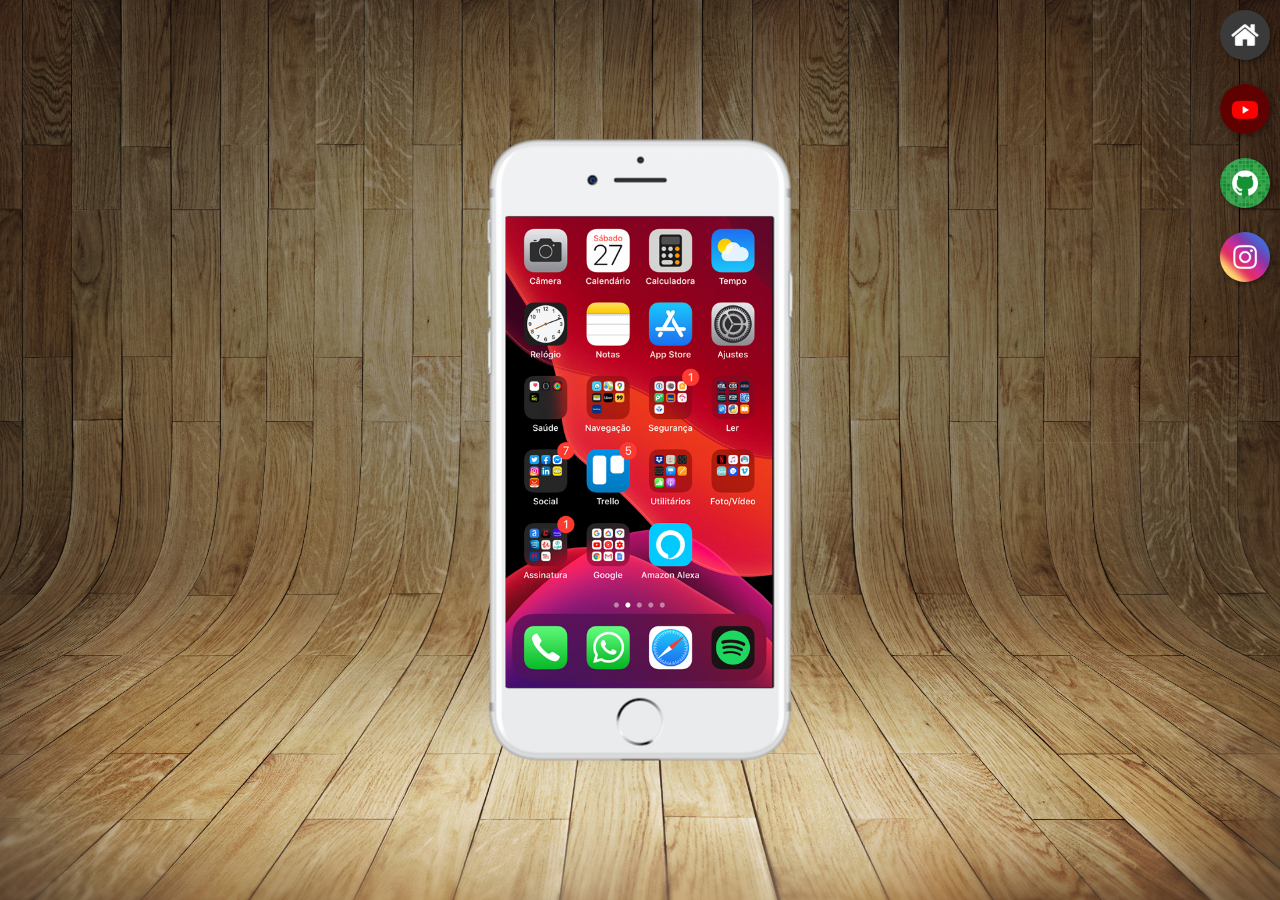
<file: index.html>
<!DOCTYPE html>
<html lang="pt-br">
<head>
    <meta charset="UTF-8">
    <meta name="viewport" content="width=device-width, initial-scale=1.0">
    <link rel="shortcut icon" href="favicon.ico" type="image/x-icon">
    <link rel="stylesheet" href="estilos/style.css">
    <title>Projeto Redes Sociais</title>
</head>
<body>
    <main>
        <section id="telefone">
            <iframe src="home.html" name="tela" id="tela" frameborder="0"></iframe>
        </section>
        <section id="redes-sociais">
            <a href="home.html" target="tela"> <img src="imagens/logo-home.jpg" alt=""></a><br>
            <a href="youtube.html" target="tela"> <img src="imagens/logo-youtube.jpg" alt=""></a><br>
            <a href="github.html" target="tela"> <img src="imagens/logo-github.jpg" alt=""></a><br>
            <a href="instagram.html" target="tela"> <img src="imagens/logo-instagram.jpg" alt=""></a><br>
            
        </section>
    </main>
</body>
</html>
</file>
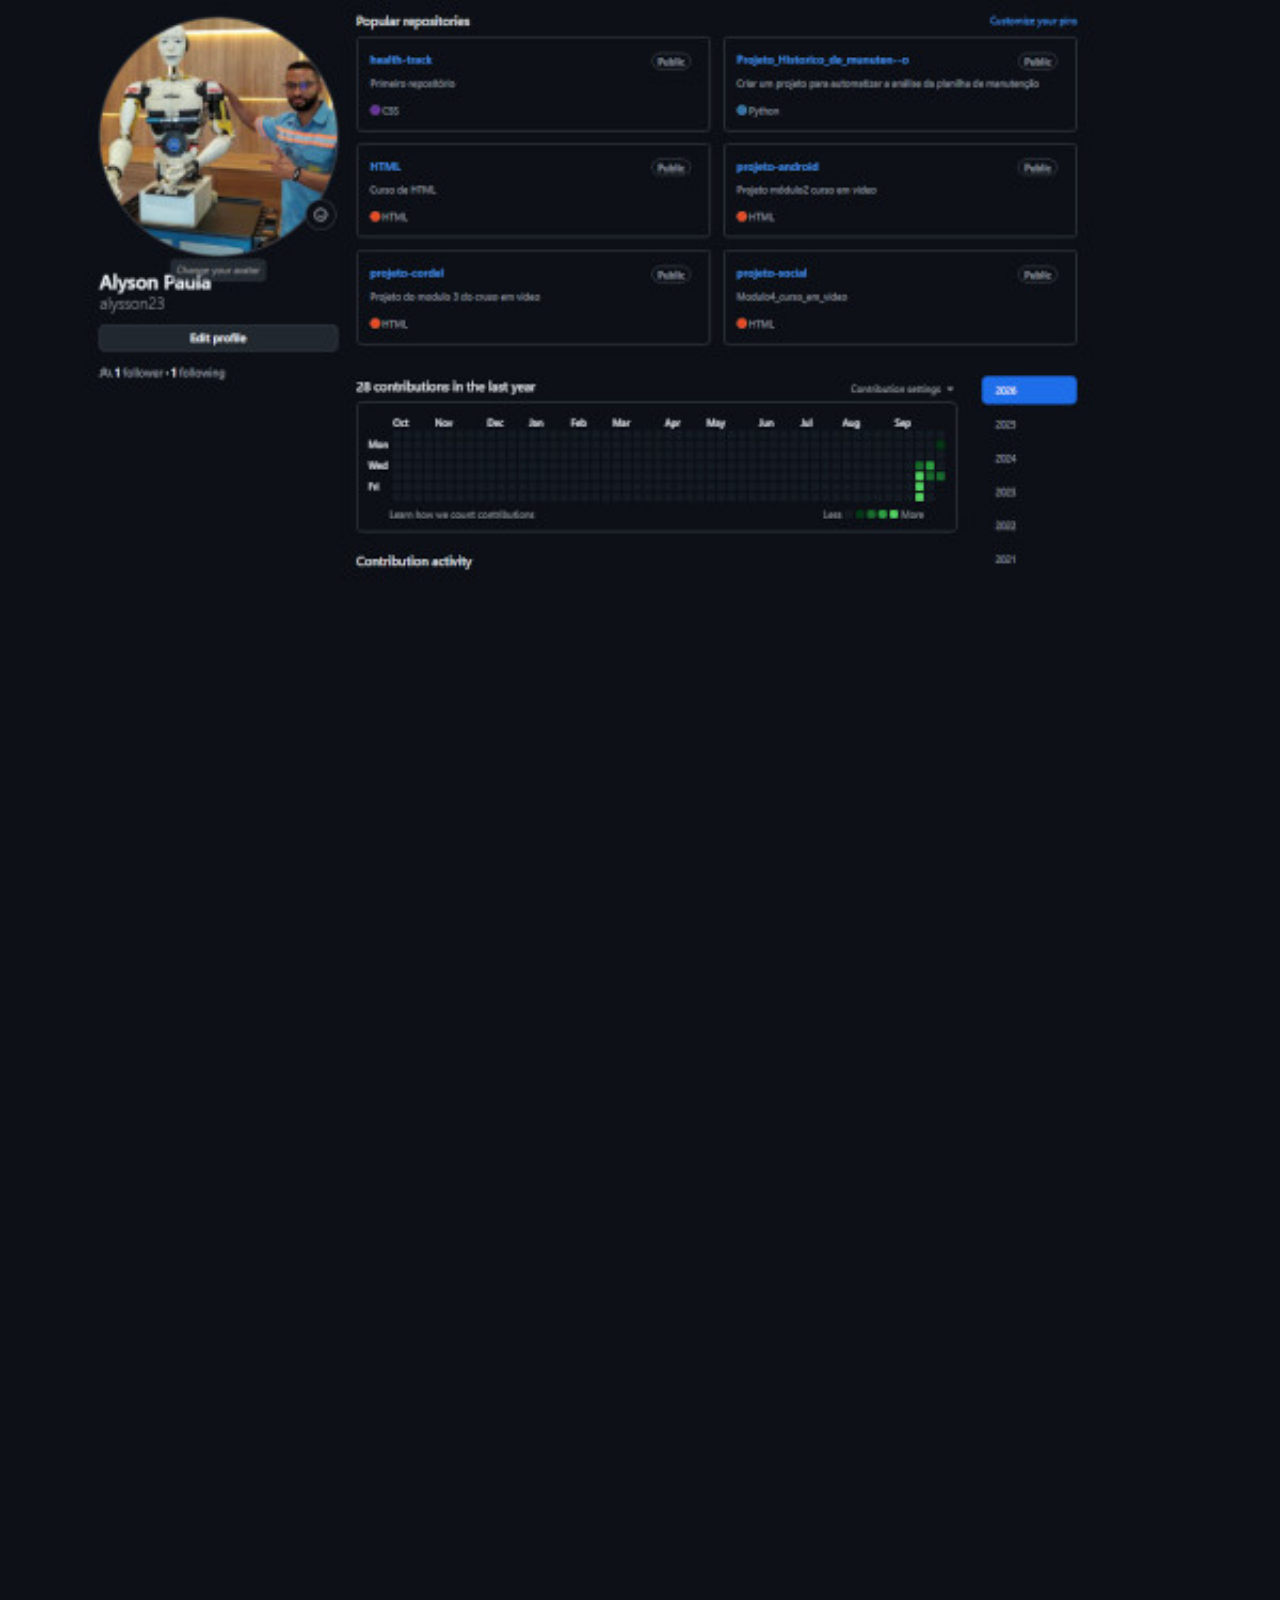
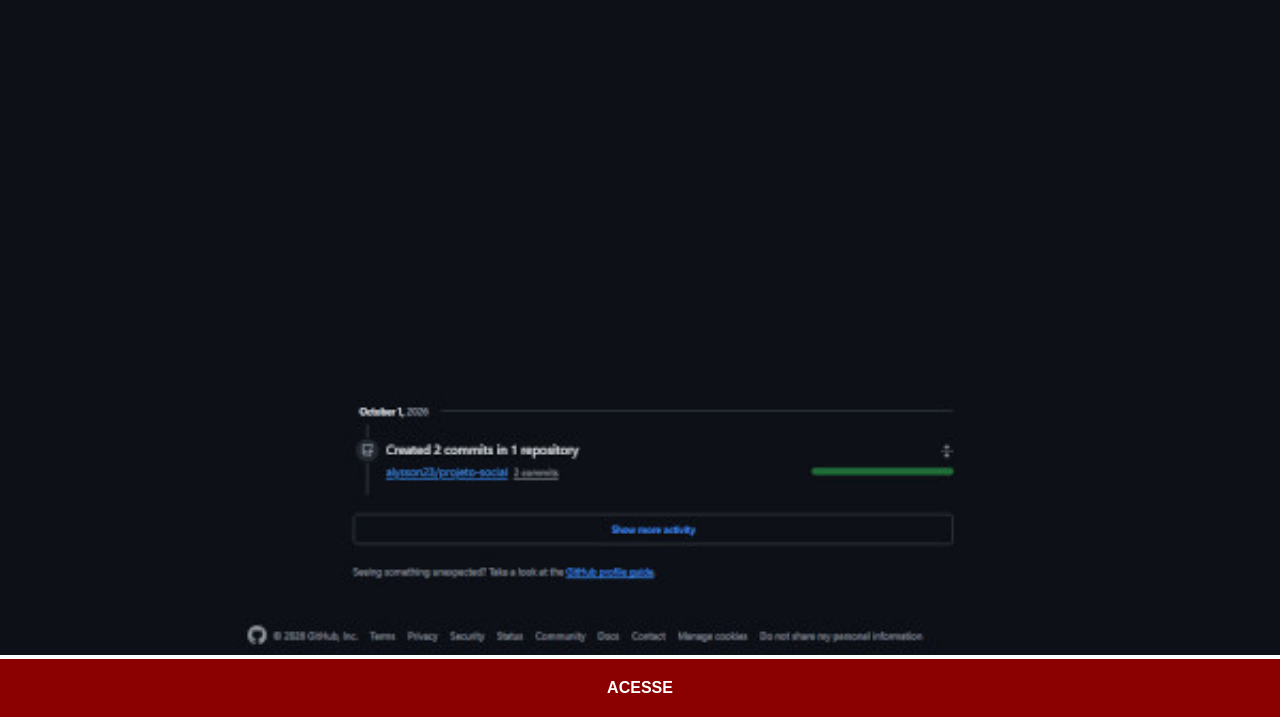
<file: github.html>
<!DOCTYPE html>
<html lang="pt-br">
<head>
    <meta charset="UTF-8">
    <meta name="viewport" content="width=device-width, initial-scale=1.0">
    <title>GitHub</title>
    <link rel="stylesheet" href="estilos/social.css">
</head>
<body>
    <img src="imagens/gitHub8.jpg" alt="GitHub">
    <a href="https://github.com/alysson23" target="_blank"> ACESSE</a>
</body>
</html>
</file>
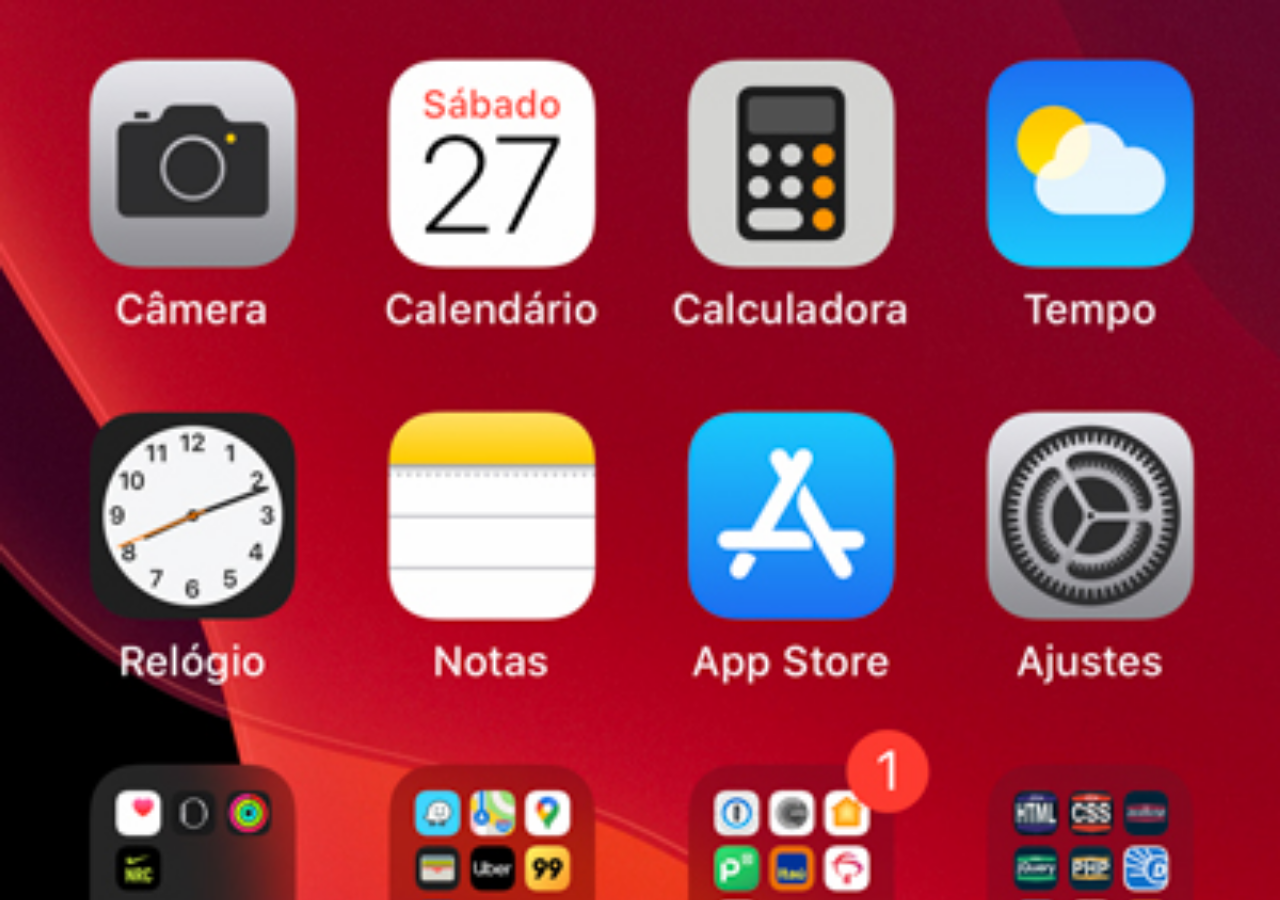
<file: home.html>
<!DOCTYPE html>
<html lang="pt-br">
<head>
    <meta charset="UTF-8">
    <meta name="viewport" content="width=device-width, initial-scale=1.0">
    <title>Home</title>
</head>
<style>
    *{
        margin: 0px;
        padding: 0px;
    }

    body{
        width: 100vw;
        height: 100vh;
        background: black url('imagens/tela-home.jpg')no-repeat top center;
        background-size: cover;
        
    }
</style>
<body>
    
</body>
</html>
</file>
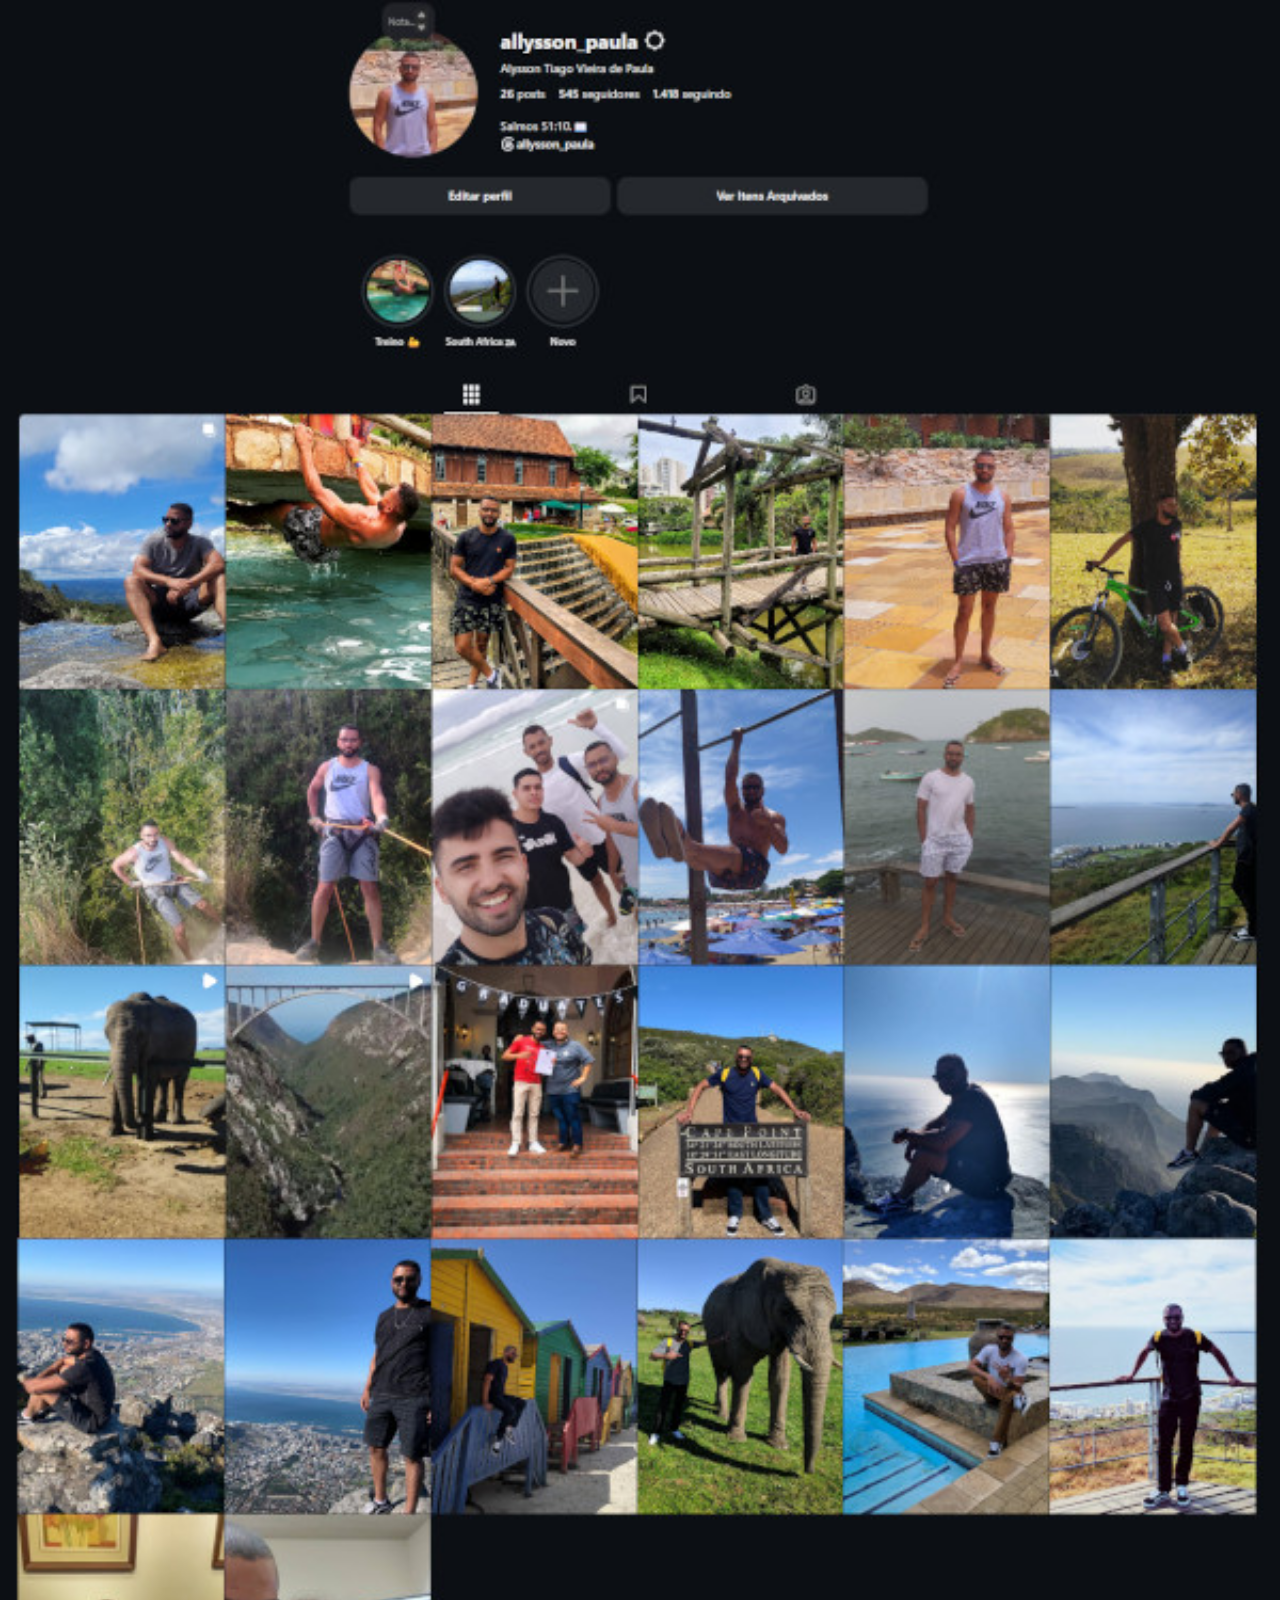
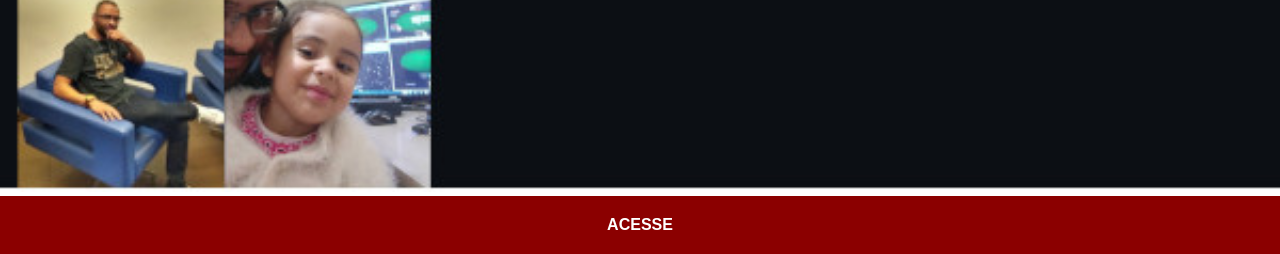
<file: instagram.html>
<!DOCTYPE html>
<html lang="pt-br">
<head>
    <meta charset="UTF-8">
    <meta name="viewport" content="width=device-width, initial-scale=1.0">
    <title>logo-instagram</title>
    <link rel="stylesheet" href="estilos/social.css">
</head>
<body>
    <img src="imagens/inst.jpg" alt="tela-instagram">
    <a href="https://www.instagram.com/allysson_paula/" target="_blank">ACESSE</a>
</body>
</html>
</file>
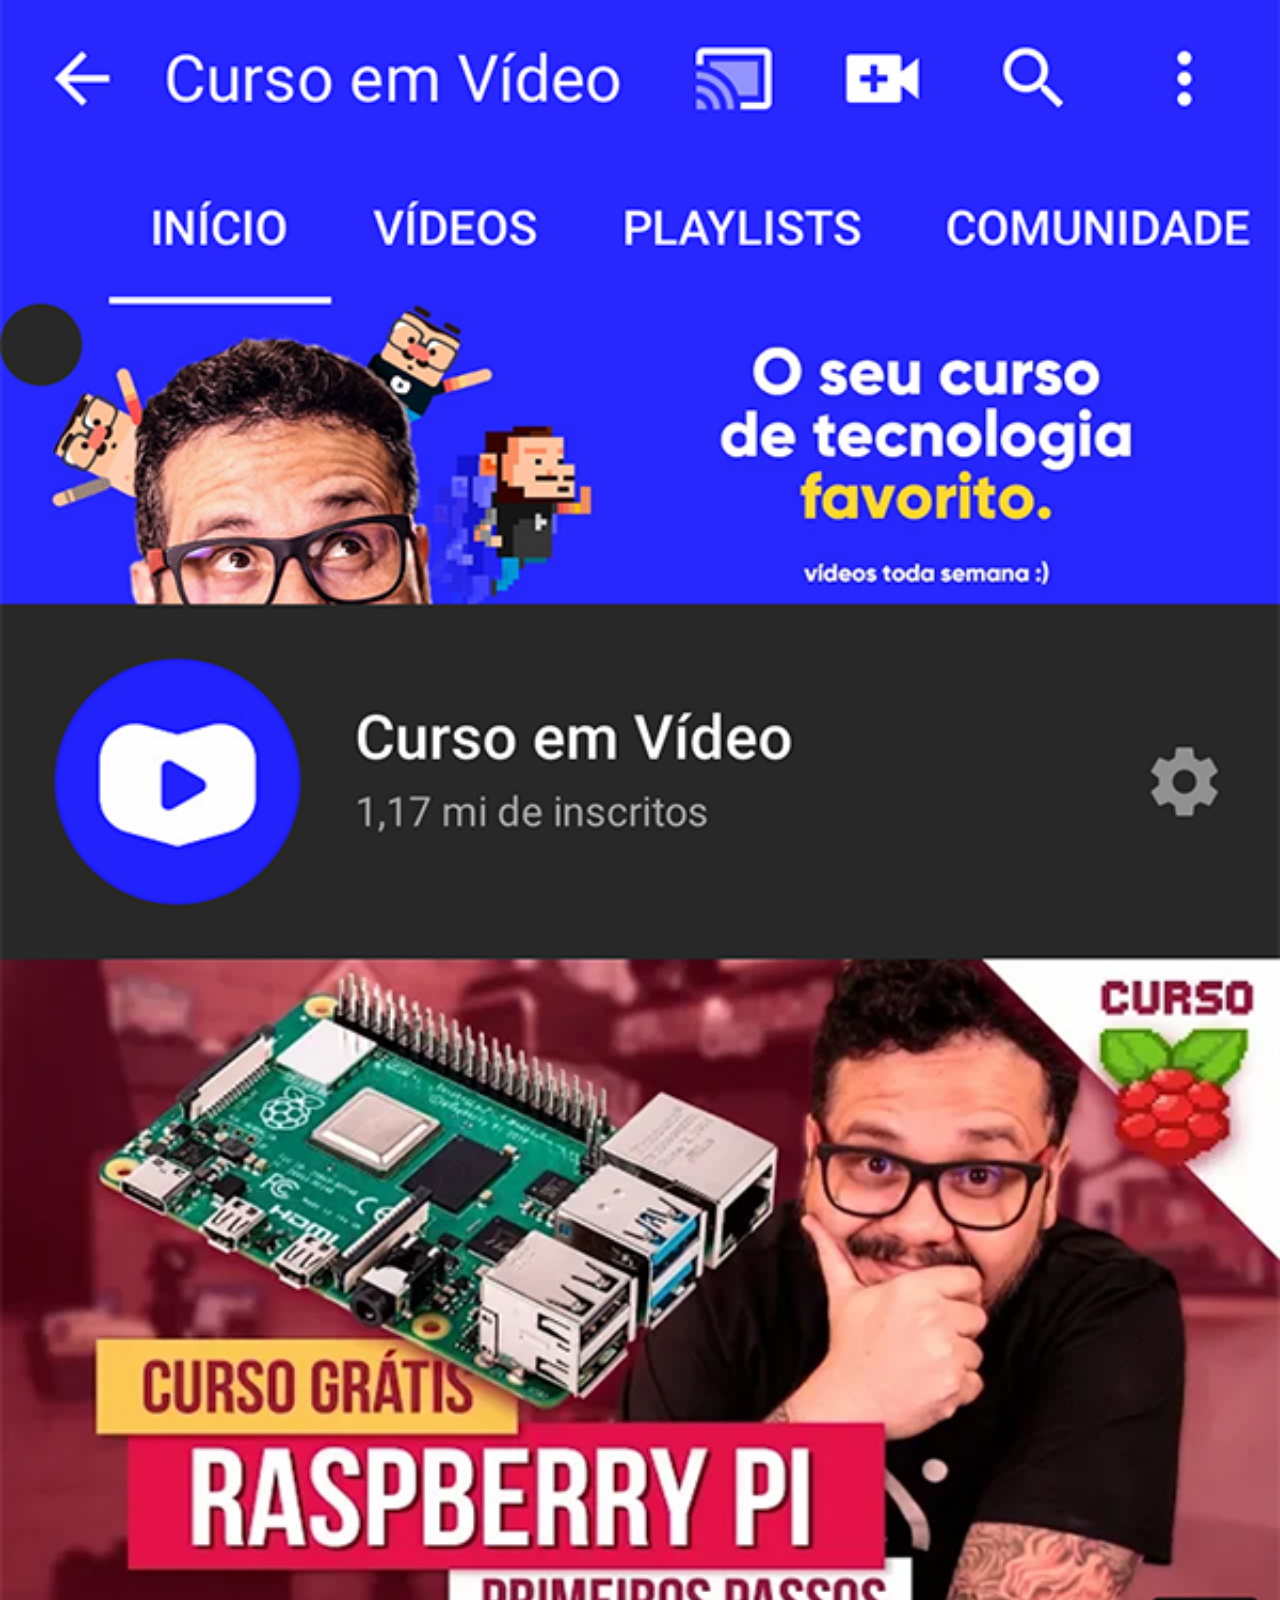
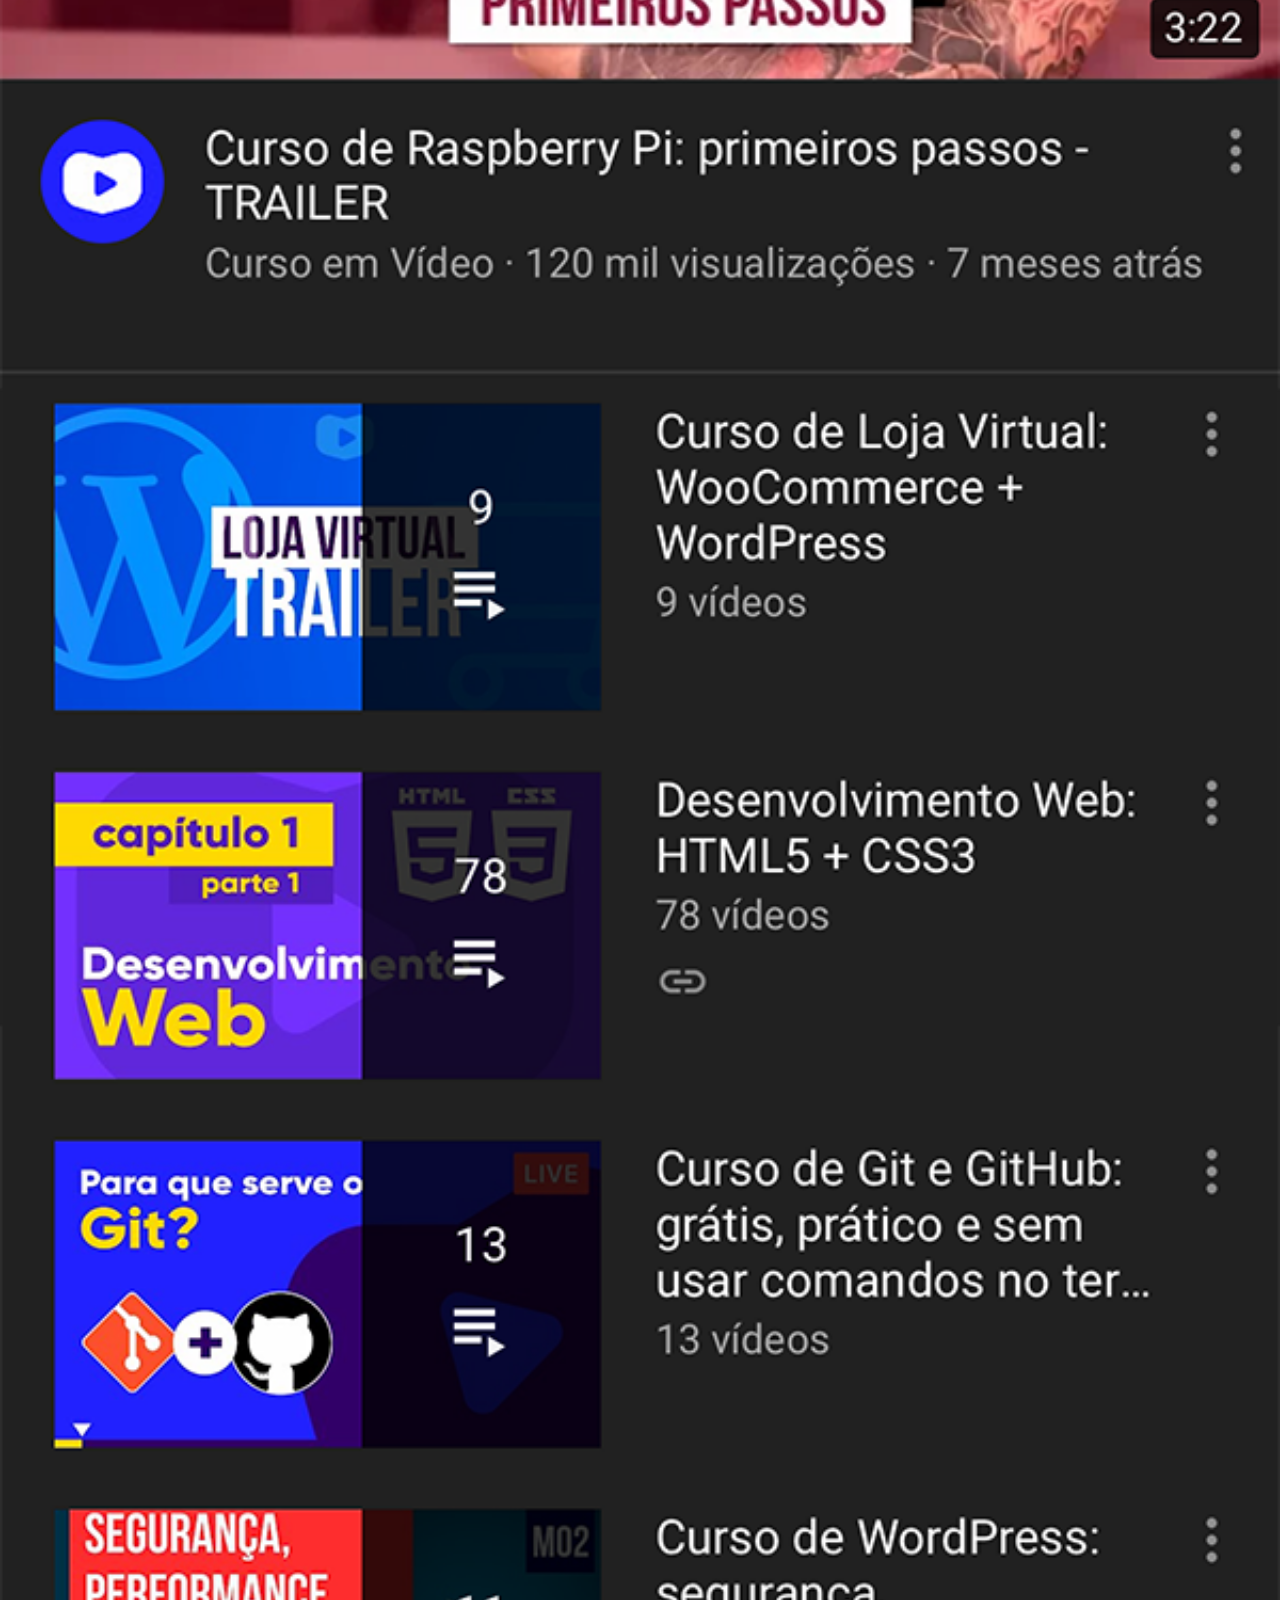
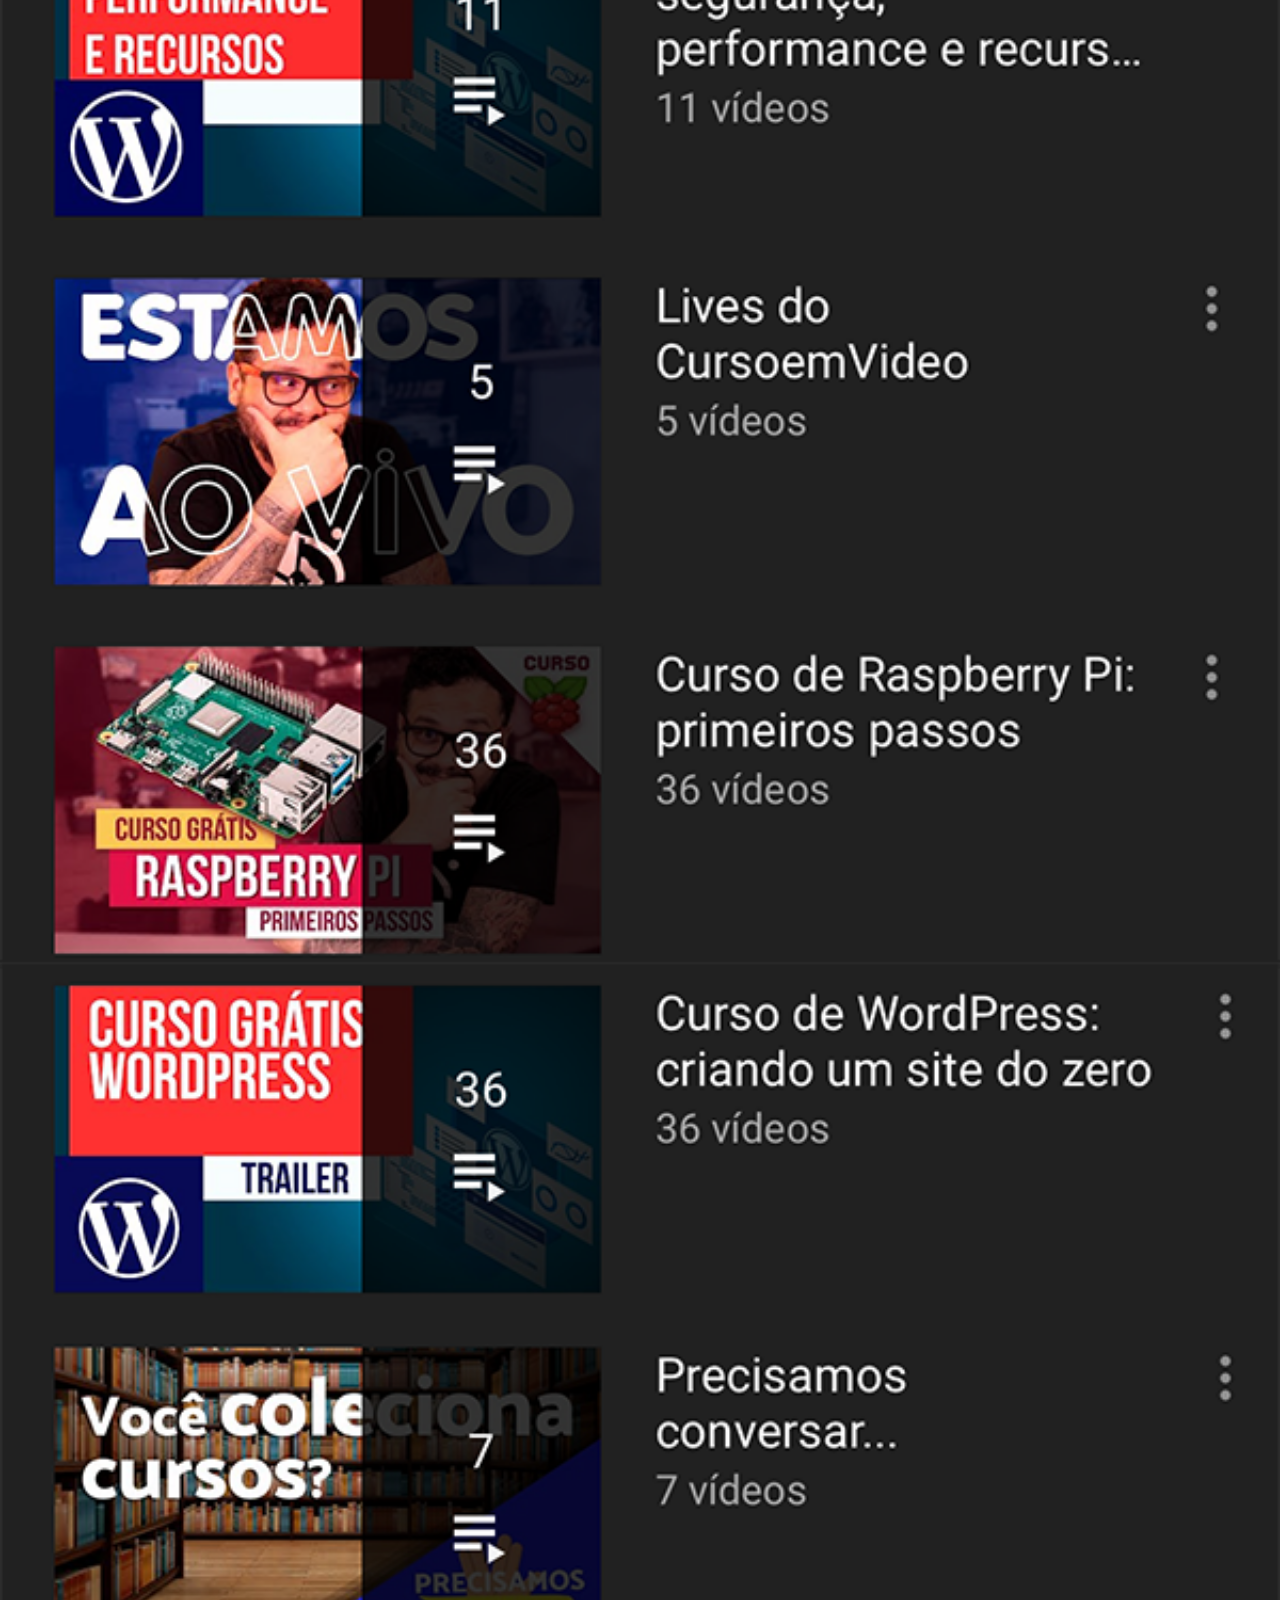
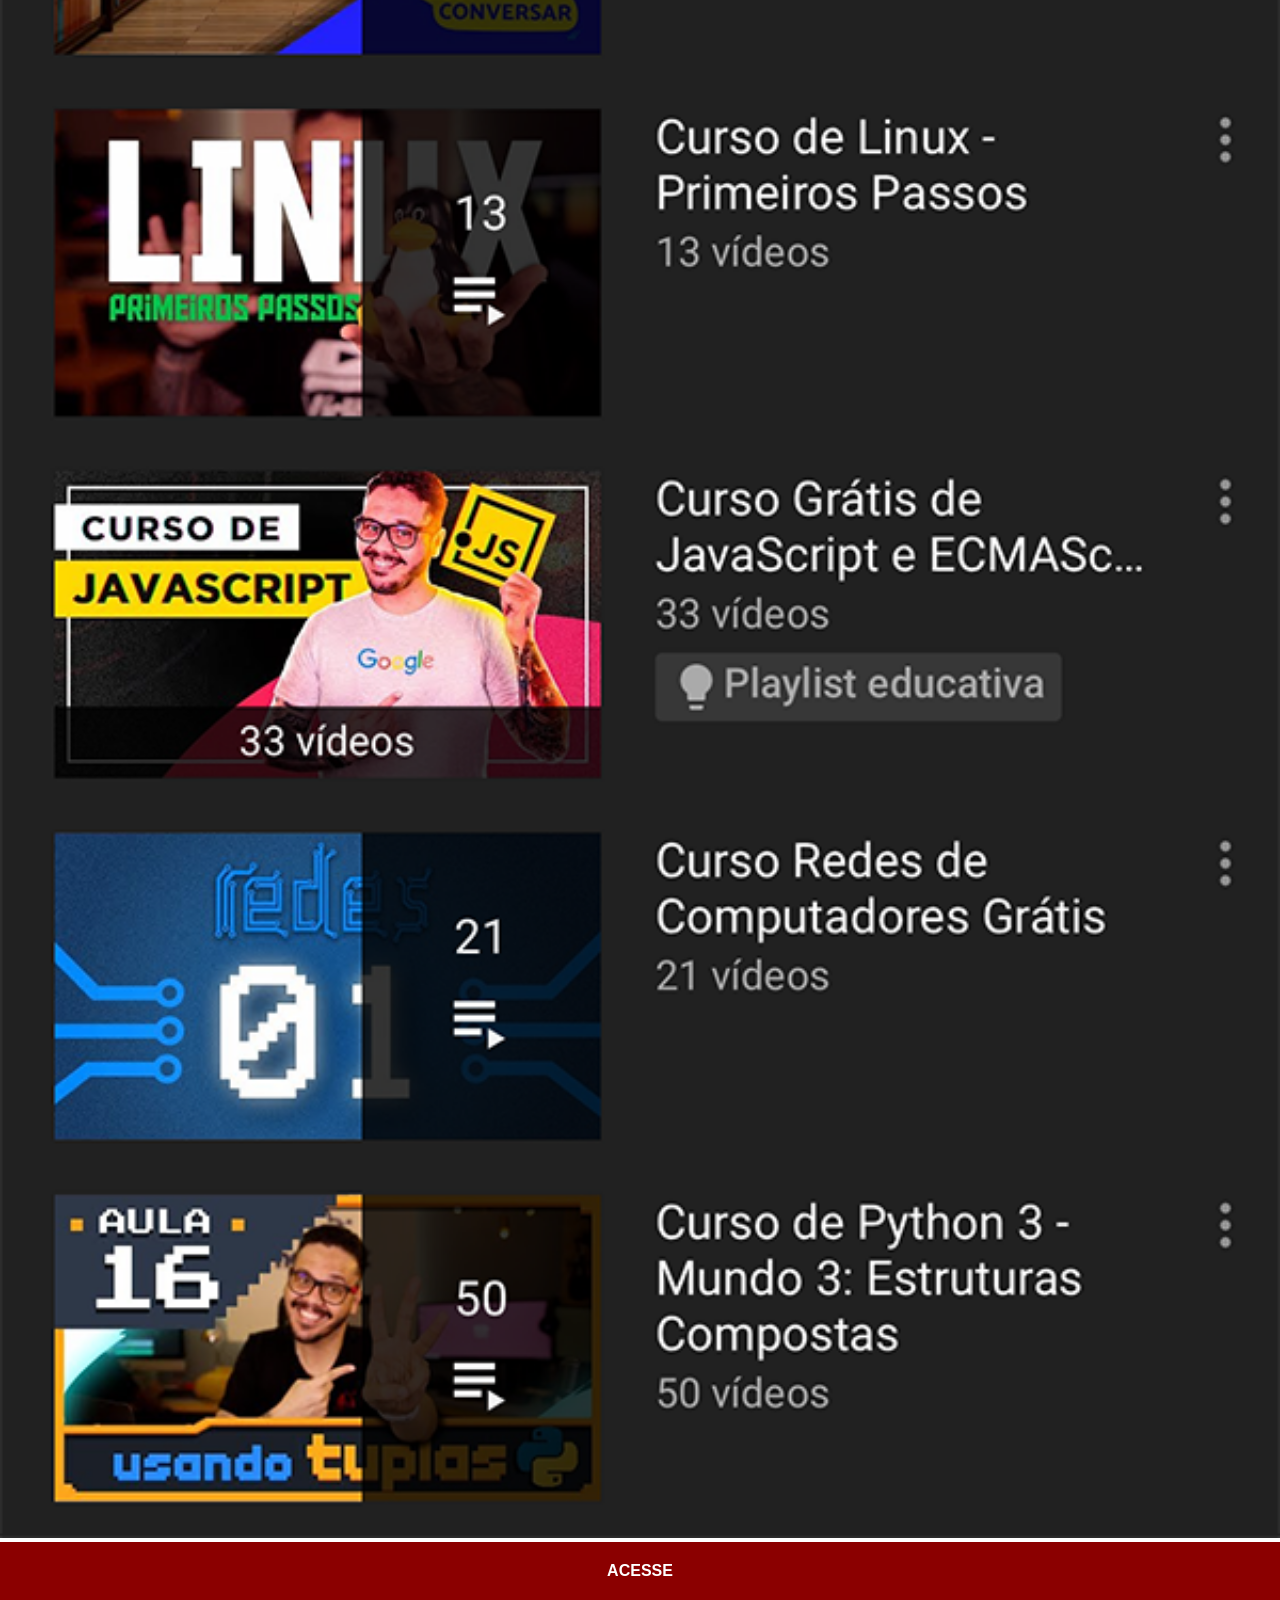
<file: youtube.html>
<!DOCTYPE html>
<html lang="pt-br">
<head>
    <meta charset="UTF-8">
    <meta name="viewport" content="width=device-width, initial-scale=1.0">
    <title>Document</title>
</head>
<link rel="stylesheet" href="estilos/social.css">

<body>
    <img src="imagens/tela-youtube.png" alt="youTube">
    <a href="https://www.youtube.com/@cursoemvideo" target="_blank">ACESSE</a>
</body>
</html>
</file>
<file: estilos/style.css>
@charset "UTF-8";

*{
    margin: 0px;
    padding: 0px;
    font-family: Arial, Helvetica, sans-serif;

}

html, body{
    height: 100vh;
    width: 100vw;
    background-color: black;
}
body{
 background: url(../imagens/fundo-madeira.jpg) no-repeat top center;
 background-size: cover;
 background-attachment: fixed;
}

main{

    height: 100vh;
    position: relative;
    
}

section#telefone{
    position: absolute;
    top: 50%;
    left: 50%;
    transform: translate(-50%, -50%);
    height: 627px;
    width: 311px;
    background : url('../imagens/frame-iphone.png') no-repeat;
}

iframe#tela{
   position: relative;
   top: 80px;
   left: 21px;
   width: 267px;
   height: 471px;

}

section#redes-sociais img{
    width: 50px;
    margin: 10px;
    border-radius: 50px;
    box-shadow: 2px 2px 5px rgba(0, 0, 0, 0.397);
    box-sizing: border-box;
}

section#redes-sociais{
    text-align: right;
}

section#redes-sociais img:hover{
    border: 2px solid rgba(255, 255, 255, 0.61);
    transform: translate(-3px, -3px);
    box-shadow: 5px 5px 10px rgba(0, 0, 0, 0.61);
    transition: .2s border .1s color black;
}
</file>
<file: estilos/social.css>
@charset "UTF-8";

    *{
        margin: 0px;
        padding: 0px;
        font-family: Arial, Helvetica, sans-serif;
    }

    ::-webkit-scrollbar{
        width: 0px;
        height: 0px;
    }

    img{
      width: 100vw;
    }

    a{
        display: block;
        background-color: darkred;
        color: white;
        padding: 20px;
        text-align: center;
        font-weight: bolder;
        text-decoration: none;
    }

    a:hover{
        background-color: red;
    }
</file>
